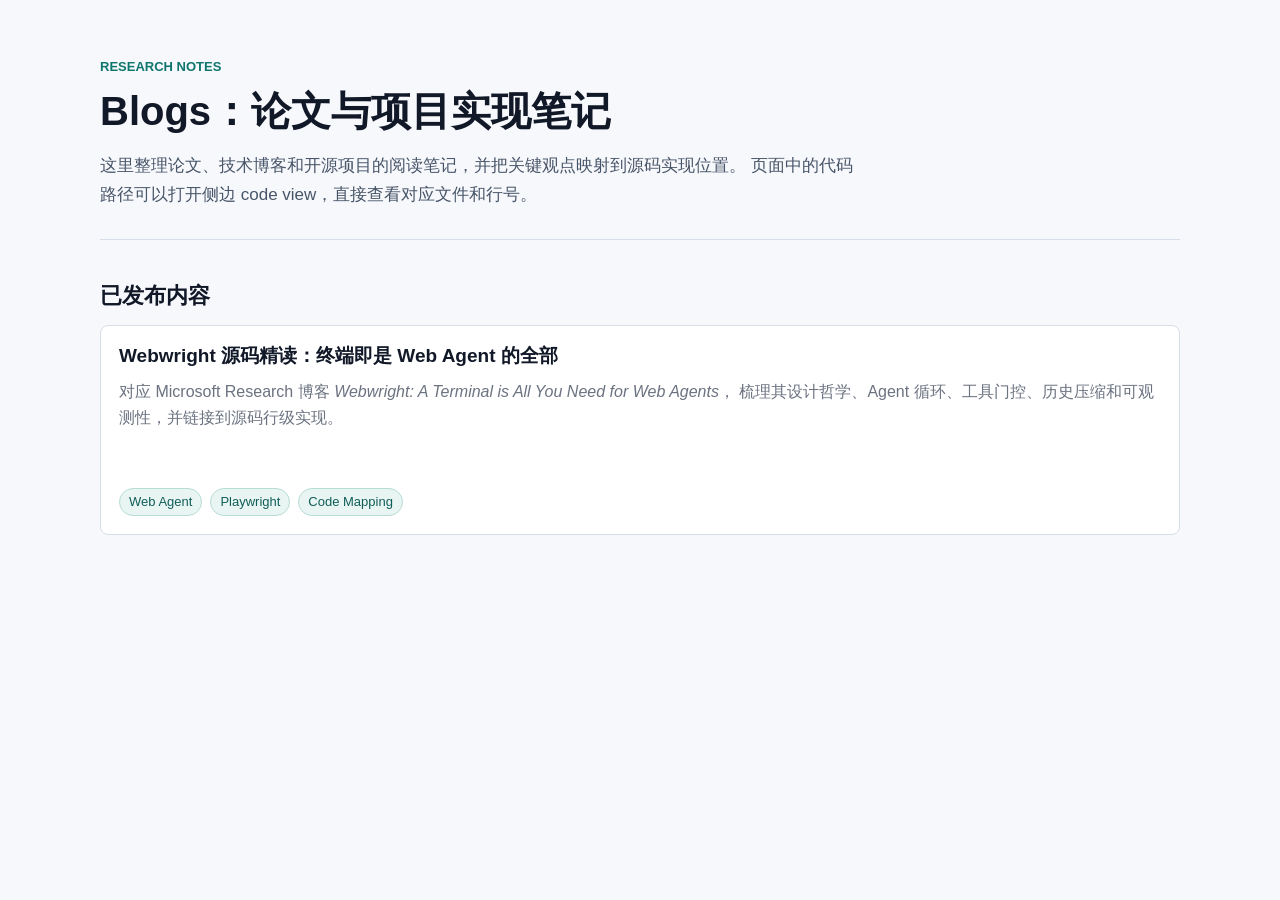
<file: index.html>
<!doctype html>
<html lang="zh-CN">
<head>
  <meta charset="utf-8">
  <meta name="viewport" content="width=device-width, initial-scale=1">
  <title>Blogs · 论文与项目笔记</title>
  <style>
    :root {
      color-scheme: light;
      --bg: #f7f8fb;
      --paper: #ffffff;
      --text: #1f2937;
      --muted: #6b7280;
      --line: #d8dee9;
      --accent: #0f766e;
      --accent-weak: #e8f5f2;
    }

    * { box-sizing: border-box; }

    body {
      margin: 0;
      background: var(--bg);
      color: var(--text);
      font: 16px/1.68 -apple-system, BlinkMacSystemFont, "Segoe UI", sans-serif;
    }

    .page {
      width: min(1080px, calc(100% - 40px));
      margin: 0 auto;
      padding: 56px 0 80px;
    }

    header {
      padding-bottom: 30px;
      border-bottom: 1px solid var(--line);
    }

    .eyebrow {
      margin-bottom: 10px;
      color: var(--accent);
      font-size: 13px;
      font-weight: 700;
      letter-spacing: 0;
      text-transform: uppercase;
    }

    h1 {
      margin: 0;
      color: #111827;
      font-size: 40px;
      line-height: 1.16;
      letter-spacing: 0;
    }

    .intro {
      max-width: 760px;
      margin: 18px 0 0;
      color: #475569;
      font-size: 17px;
    }

    .section-title {
      margin: 42px 0 14px;
      color: #111827;
      font-size: 22px;
      line-height: 1.3;
      letter-spacing: 0;
    }

    .content-grid {
      display: grid;
      grid-template-columns: repeat(auto-fit, minmax(280px, 1fr));
      gap: 16px;
    }

    .entry {
      display: flex;
      min-height: 210px;
      flex-direction: column;
      justify-content: space-between;
      border: 1px solid var(--line);
      border-radius: 8px;
      background: var(--paper);
      padding: 18px;
      text-decoration: none;
      color: inherit;
      transition: border-color .16s ease, transform .16s ease, box-shadow .16s ease;
    }

    .entry:hover {
      border-color: #9ccfc5;
      box-shadow: 0 12px 32px rgba(31, 41, 55, .08);
      transform: translateY(-1px);
    }

    .entry h3 {
      margin: 0 0 10px;
      color: #111827;
      font-size: 19px;
      line-height: 1.3;
    }

    .entry p {
      margin: 0;
      color: var(--muted);
    }

    .tags {
      display: flex;
      flex-wrap: wrap;
      gap: 8px;
      margin-top: 18px;
    }

    .tag {
      border: 1px solid #b7dcd5;
      border-radius: 999px;
      background: var(--accent-weak);
      color: #115e59;
      padding: 2px 9px;
      font-size: 13px;
    }

    @media (max-width: 640px) {
      .page {
        width: min(100% - 24px, 1080px);
        padding-top: 32px;
      }

      h1 {
        font-size: 31px;
      }
    }
  </style>
</head>
<body>
  <main class="page">
    <header>
      <div class="eyebrow">Research Notes</div>
      <h1>Blogs：论文与项目实现笔记</h1>
      <p class="intro">
        这里整理论文、技术博客和开源项目的阅读笔记，并把关键观点映射到源码实现位置。
        页面中的代码路径可以打开侧边 code view，直接查看对应文件和行号。
      </p>
    </header>

    <section aria-labelledby="contents-title">
      <h2 class="section-title" id="contents-title">已发布内容</h2>
      <div class="content-grid">
        <a class="entry" href="pages/Webwright/index.html">
          <div>
            <h3>Webwright 源码精读：终端即是 Web Agent 的全部</h3>
            <p>
              对应 Microsoft Research 博客
              <em>Webwright: A Terminal is All You Need for Web Agents</em>，
              梳理其设计哲学、Agent 循环、工具门控、历史压缩和可观测性，并链接到源码行级实现。
            </p>
          </div>
          <div class="tags">
            <span class="tag">Web Agent</span>
            <span class="tag">Playwright</span>
            <span class="tag">Code Mapping</span>
          </div>
        </a>
      </div>
    </section>

  </main>
</body>
</html>
</file>
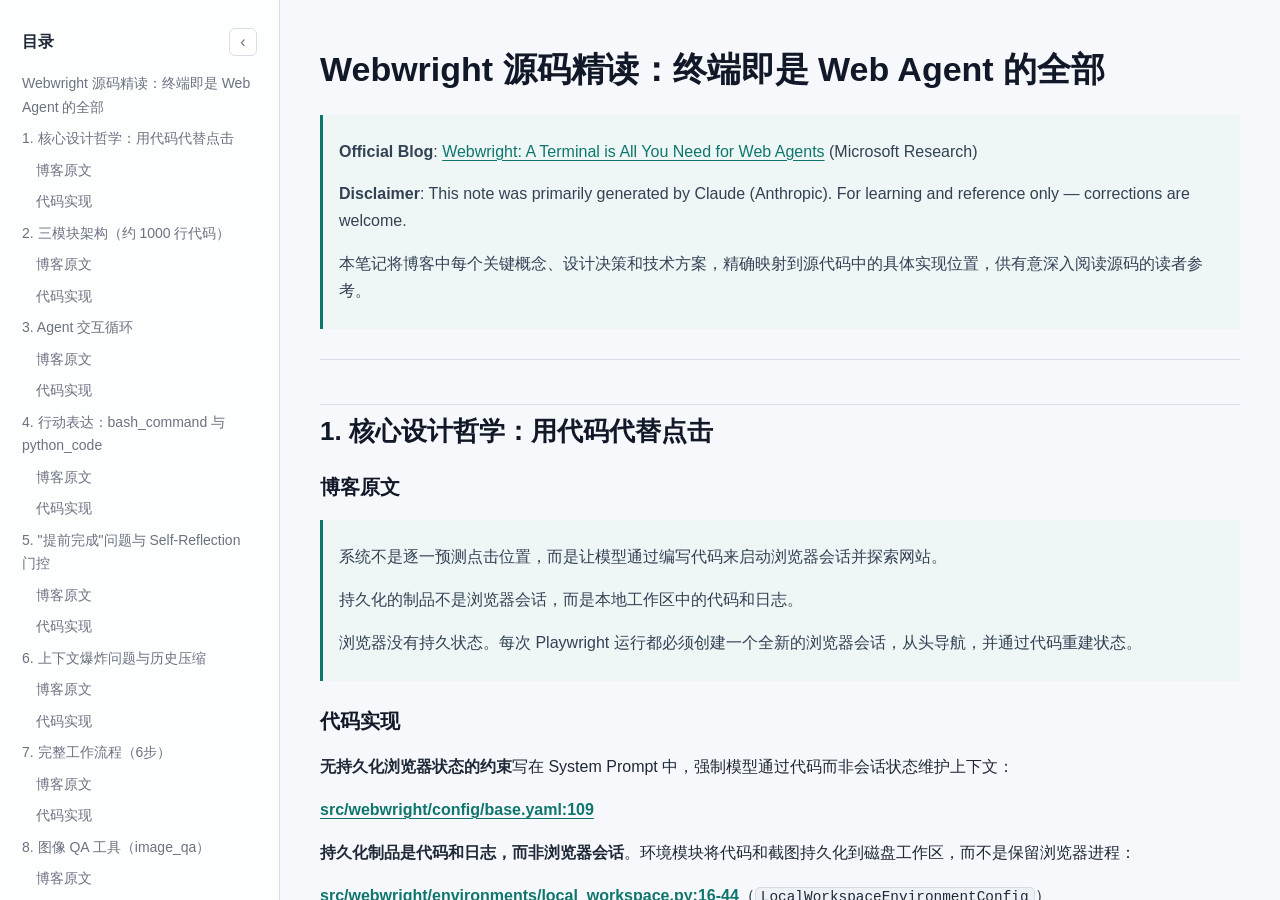
<file: pages/Webwright/index.html>
<!doctype html>
<html lang="zh-CN">
<head>
  <meta charset="utf-8">
  <meta name="viewport" content="width=device-width, initial-scale=1">
  <title>Webwright 源码精读：终端即是 Web Agent 的全部</title>
  <link rel="stylesheet" href="assets/style.css">
</head>
<body>
  <div class="app-shell" id="app-shell">
    <aside class="toc" id="toc" aria-label="目录">
      <div class="toc-header">
        <div class="toc-title">目录</div>
        <button type="button" class="toc-toggle" id="toc-toggle" aria-label="折叠目录">‹</button>
      </div>
      <nav><a class="toc-level-1" href="#webwright-源码精读终端即是-web-agent-的全部">Webwright 源码精读：终端即是 Web Agent 的全部</a><a class="toc-level-2" href="#1-核心设计哲学用代码代替点击">1. 核心设计哲学：用代码代替点击</a><a class="toc-level-3" href="#博客原文">博客原文</a><a class="toc-level-3" href="#代码实现">代码实现</a><a class="toc-level-2" href="#2-三模块架构（约-1000-行代码）">2. 三模块架构（约 1000 行代码）</a><a class="toc-level-3" href="#博客原文">博客原文</a><a class="toc-level-3" href="#代码实现">代码实现</a><a class="toc-level-2" href="#3-agent-交互循环">3. Agent 交互循环</a><a class="toc-level-3" href="#博客原文">博客原文</a><a class="toc-level-3" href="#代码实现">代码实现</a><a class="toc-level-2" href="#4-行动表达bashcommand-与-pythoncode">4. 行动表达：bash_command 与 python_code</a><a class="toc-level-3" href="#博客原文">博客原文</a><a class="toc-level-3" href="#代码实现">代码实现</a><a class="toc-level-2" href="#5-提前完成问题与-self-reflection-门控">5. &quot;提前完成&quot;问题与 Self-Reflection 门控</a><a class="toc-level-3" href="#博客原文">博客原文</a><a class="toc-level-3" href="#代码实现">代码实现</a><a class="toc-level-2" href="#6-上下文爆炸问题与历史压缩">6. 上下文爆炸问题与历史压缩</a><a class="toc-level-3" href="#博客原文">博客原文</a><a class="toc-level-3" href="#代码实现">代码实现</a><a class="toc-level-2" href="#7-完整工作流程（6步）">7. 完整工作流程（6步）</a><a class="toc-level-3" href="#博客原文">博客原文</a><a class="toc-level-3" href="#代码实现">代码实现</a><a class="toc-level-2" href="#8-图像-qa-工具（imageqa）">8. 图像 QA 工具（image_qa）</a><a class="toc-level-3" href="#博客原文">博客原文</a><a class="toc-level-3" href="#代码实现">代码实现</a><a class="toc-level-2" href="#9-可重用-cli-工具输出">9. 可重用 CLI 工具输出</a><a class="toc-level-3" href="#博客原文">博客原文</a><a class="toc-level-3" href="#代码实现">代码实现</a><a class="toc-level-2" href="#10-性能评测与成本数据">10. 性能评测与成本数据</a><a class="toc-level-3" href="#博客原文">博客原文</a><a class="toc-level-3" href="#代码实现">代码实现</a><a class="toc-level-2" href="#11-设计原则少即是多">11. 设计原则：少即是多</a><a class="toc-level-3" href="#博客原文">博客原文</a><a class="toc-level-3" href="#代码实现">代码实现</a><a class="toc-level-2" href="#12-可观测性轨迹与调试文件">12. 可观测性：轨迹与调试文件</a><a class="toc-level-3" href="#博客原文">博客原文</a><a class="toc-level-3" href="#代码实现">代码实现</a><a class="toc-level-2" href="#附录关键配置项速查">附录：关键配置项速查</a><a class="toc-level-2" href="#附录关键文件速查">附录：关键文件速查</a><a class="toc-level-2" href="#acknowledgements">Acknowledgements</a></nav>
    </aside>
    <button type="button" class="toc-rail" id="toc-rail" aria-label="展开目录">目录</button>
    <main class="document">
      <h1 id="webwright-源码精读终端即是-web-agent-的全部">Webwright 源码精读：终端即是 Web Agent 的全部</h1>
<blockquote><p><strong>Official Blog</strong>: <a href="https://www.microsoft.com/en-us/research/articles/webwright-a-terminal-is-all-you-need-for-web-agents/" target="_blank" rel="noopener noreferrer">Webwright: A Terminal is All You Need for Web Agents</a> (Microsoft Research)</p><p><strong>Disclaimer</strong>: This note was primarily generated by Claude (Anthropic). For learning and reference only — corrections are welcome.</p><p>本笔记将博客中每个关键概念、设计决策和技术方案，精确映射到源代码中的具体实现位置，供有意深入阅读源码的读者参考。</p></blockquote>
<hr>
<h2 id="1-核心设计哲学用代码代替点击">1. 核心设计哲学：用代码代替点击</h2>
<h3 id="博客原文">博客原文</h3>
<blockquote><p>系统不是逐一预测点击位置，而是让模型通过编写代码来启动浏览器会话并探索网站。</p><p>持久化的制品不是浏览器会话，而是本地工作区中的代码和日志。</p><p>浏览器没有持久状态。每次 Playwright 运行都必须创建一个全新的浏览器会话，从头导航，并通过代码重建状态。</p></blockquote>
<h3 id="代码实现">代码实现</h3>
<p><strong>无持久化浏览器状态的约束</strong>写在 System Prompt 中，强制模型通过代码而非会话状态维护上下文：</p>
<p><a href="src/webwright/config/base.yaml#L109" class="code-ref-trigger" data-code-path="src/webwright/config/base.yaml" data-file-id="file-708bcd478123" data-start="109" data-end="109">src/webwright/config/base.yaml:109</a></p>
<p><strong>持久化制品是代码和日志，而非浏览器会话</strong>。环境模块将代码和截图持久化到磁盘工作区，而不是保留浏览器进程：</p>
<p><a href="src/webwright/environments/local_workspace.py#L16-L44" class="code-ref-trigger" data-code-path="src/webwright/environments/local_workspace.py" data-file-id="file-b6d638ec2795" data-start="16" data-end="44">src/webwright/environments/local_workspace.py:16-44</a>（<code>LocalWorkspaceEnvironmentConfig</code>）</p>
<p>工作区目录通过 <code>output_dir</code> 配置项绑定，每一步的 bash 命令都在此目录下执行，产出的文件（<code>final_script.py</code>、截图、日志）构成持久化制品。</p>
<p><strong>Local Browser 模式</strong>下，每一步 Python 代码都在一个新的 <code>async_playwright()</code> 上下文中运行，执行完即关闭：</p>
<p><a href="src/webwright/environments/local_browser.py#L432-L450" class="code-ref-trigger" data-code-path="src/webwright/environments/local_browser.py" data-file-id="file-054def667570" data-start="432" data-end="450">src/webwright/environments/local_browser.py:432-450</a>（<code>_run_python_code</code>）</p>
<p>这段代码将模型生成的 Python 片段包装成一个 <code>async def __agent_step__(page, context, browser, playwright, task)</code> 函数来执行，每次调用都是独立的浏览器会话。</p>
<hr>
<h2 id="2-三模块架构（约-1000-行代码）">2. 三模块架构（约 1000 行代码）</h2>
<h3 id="博客原文">博客原文</h3>
<blockquote><p>三个核心模块，总计约 1000 行代码：</p><ul><li>运行器（Runner）：约 150 行</li><li>模型接口（Model Interface）：约 550 行</li><li>环境（Environment）：约 300 行</li></ul></blockquote>
<h3 id="代码实现">代码实现</h3>
<table><thead><tr><th>模块</th><th>博客描述</th><th>实际文件</th><th>行数</th></tr></thead><tbody><tr><td><strong>Runner（运行器）</strong></td><td>~150 行，编排 Agent 循环</td><td><a href="src/webwright/run/cli.py" class="code-ref-trigger" data-code-path="src/webwright/run/cli.py" data-file-id="file-d934a7c98367" data-start="" data-end="">src/webwright/run/cli.py</a></td><td>155 行</td></tr><tr><td><strong>Model Interface（模型接口）</strong></td><td>~550 行，处理 LLM 通信</td><td><a href="src/webwright/models/base.py" class="code-ref-trigger" data-code-path="src/webwright/models/base.py" data-file-id="file-b5b69364e30b" data-start="" data-end="">src/webwright/models/base.py</a></td><td>588 行</td></tr><tr><td><strong>Environment（环境）</strong></td><td>~300 行，管理工作区和执行命令</td><td><a href="src/webwright/environments/local_workspace.py" class="code-ref-trigger" data-code-path="src/webwright/environments/local_workspace.py" data-file-id="file-b6d638ec2795" data-start="" data-end="">src/webwright/environments/local_workspace.py</a></td><td>~300 行</td></tr></tbody></table>
<p><strong>Runner</strong> 的核心入口函数：</p>
<p><a href="src/webwright/run/cli.py#L30-L131" class="code-ref-trigger" data-code-path="src/webwright/run/cli.py" data-file-id="file-d934a7c98367" data-start="30" data-end="131">src/webwright/run/cli.py:30-131</a>（<code>run_one</code> 函数）</p>
<p><code>run_one()</code> 负责：加载多层 YAML 配置 → 实例化 Model/Environment/Agent → 调用 <code>env.prepare()</code> → 调用 <code>agent.run()</code> → 关闭环境并返回结果。</p>
<p><strong>Model Interface</strong> 的核心类：</p>
<p><a href="src/webwright/models/base.py#L225-L587" class="code-ref-trigger" data-code-path="src/webwright/models/base.py" data-file-id="file-b5b69364e30b" data-start="225" data-end="587">src/webwright/models/base.py:225-587</a>（<code>BaseModel</code> 类）</p>
<p>所有 LLM 后端（OpenAI、Anthropic、OpenRouter）均继承自此基类，通过重载 <code>_build_payload</code>、<code>_extract_text</code>、<code>_usage_metrics_from_payload</code> 等方法适配各自 API。</p>
<p><strong>Environment</strong> 的核心类：</p>
<p><a href="src/webwright/environments/local_workspace.py#L47" class="code-ref-trigger" data-code-path="src/webwright/environments/local_workspace.py" data-file-id="file-b6d638ec2795" data-start="47" data-end="47">src/webwright/environments/local_workspace.py:47</a>（<code>LocalWorkspaceEnvironment</code>）</p>
<hr>
<h2 id="3-agent-交互循环">3. Agent 交互循环</h2>
<h3 id="博客原文">博客原文</h3>
<blockquote><ol><li>运行器将当前上下文发送给模型</li><li>模型返回解析后的动作：思考块 + Shell 命令块</li><li>环境在本地工作区执行命令</li><li>返回观测结果（终端输出、日志、截图、错误信息）</li><li>循环持续直到任务完成</li></ol></blockquote>
<h3 id="代码实现">代码实现</h3>
<p><strong>主循环</strong>位于 Agent 的 <code>run()</code> 方法：</p>
<p><a href="src/webwright/agents/default.py#L341-L381" class="code-ref-trigger" data-code-path="src/webwright/agents/default.py" data-file-id="file-e313798ded40" data-start="341" data-end="381">src/webwright/agents/default.py:341-381</a>（<code>run</code> 方法）</p>
<p><a href="src/webwright/agents/default.py#L383-L384" class="code-ref-trigger" data-code-path="src/webwright/agents/default.py" data-file-id="file-e313798ded40" data-start="383" data-end="384">src/webwright/agents/default.py:383-384</a>（<code>step</code> 方法）</p>
<p><code>step()</code> 仅一行：<code>return self.execute_actions(self.query())</code>，清晰体现了&quot;查询 → 执行&quot;的两步结构。</p>
<p><strong>步骤1：Runner 发送上下文给模型</strong></p>
<p><a href="src/webwright/agents/default.py#L346-L349" class="code-ref-trigger" data-code-path="src/webwright/agents/default.py" data-file-id="file-e313798ded40" data-start="346" data-end="349">src/webwright/agents/default.py:346-349</a></p>
<p>启动时渲染 <code>system_template</code> 和 <code>instance_template</code>，加入 <code>self.messages</code> 列表，再在每个循环中通过 <code>self.query()</code> 将完整消息历史传给模型。</p>
<p><strong>步骤2：模型返回 thinking + shell command</strong></p>
<p><a href="src/webwright/agents/default.py#L386-L398" class="code-ref-trigger" data-code-path="src/webwright/agents/default.py" data-file-id="file-e313798ded40" data-start="386" data-end="398">src/webwright/agents/default.py:386-398</a>（<code>query</code> 方法）</p>
<p><a href="src/webwright/models/base.py#L463-L529" class="code-ref-trigger" data-code-path="src/webwright/models/base.py" data-file-id="file-b5b69364e30b" data-start="463" data-end="529">src/webwright/models/base.py:463-529</a>（<code>_query_async</code> 方法）</p>
<p><code>_query_async</code> 解析 JSON 响应，将 <code>thought</code> 字段提取为内容，<code>bash_command</code>/<code>python_code</code> 提取为 <code>actions</code>，<code>done</code> 和 <code>final_response</code> 一并打包进消息的 <code>extra</code> 字段。</p>
<p>模型输出的 JSON 格式由 System Prompt 强制规定：</p>
<p><a href="src/webwright/config/base.yaml#L95-L101" class="code-ref-trigger" data-code-path="src/webwright/config/base.yaml" data-file-id="file-708bcd478123" data-start="95" data-end="101">src/webwright/config/base.yaml:95-101</a></p>
<p><strong>步骤3：环境执行命令</strong></p>
<p><a href="src/webwright/agents/default.py#L425" class="code-ref-trigger" data-code-path="src/webwright/agents/default.py" data-file-id="file-e313798ded40" data-start="425" data-end="425">src/webwright/agents/default.py:425</a></p>
<p><strong>步骤4：观测结果返回</strong></p>
<p>观测模板将终端输出、截图路径、ARIA 快照等格式化后发回：</p>
<p><a href="src/webwright/config/base.yaml#L27-L39" class="code-ref-trigger" data-code-path="src/webwright/config/base.yaml" data-file-id="file-708bcd478123" data-start="27" data-end="39">src/webwright/config/base.yaml:27-39</a>（<code>observation_template</code>）</p>
<p><a href="src/webwright/models/base.py#L376-L399" class="code-ref-trigger" data-code-path="src/webwright/models/base.py" data-file-id="file-b5b69364e30b" data-start="376" data-end="399">src/webwright/models/base.py:376-399</a>（<code>format_observation_messages</code> 方法）</p>
<p><strong>步骤5：循环直到任务完成</strong></p>
<p><a href="src/webwright/agents/default.py#L363-L381" class="code-ref-trigger" data-code-path="src/webwright/agents/default.py" data-file-id="file-e313798ded40" data-start="363" data-end="381">src/webwright/agents/default.py:363-381</a></p>
<p>通过检查 <code>messages[-1].get(&quot;role&quot;) == &quot;exit&quot;</code> 来判断是否退出循环。</p>
<hr>
<h2 id="4-行动表达bashcommand-与-pythoncode">4. 行动表达：bash_command 与 python_code</h2>
<h3 id="博客原文">博客原文</h3>
<blockquote><p>系统不使用底层原子操作，而是使用 bash 命令和 Playwright 代码，让模型能够在单步内自然地串联多个 Web 交互。</p><p>代码所带来的健壮性、效率和可复用性，是底层动作空间难以企及的。</p></blockquote>
<h3 id="代码实现">代码实现</h3>
<p><strong>两种行动字段</strong>在模型配置中定义为互斥的 <code>action_field</code>：</p>
<p><a href="src/webwright/models/base.py#L53" class="code-ref-trigger" data-code-path="src/webwright/models/base.py" data-file-id="file-b5b69364e30b" data-start="53" data-end="53">src/webwright/models/base.py:53</a></p>
<p>JSON Schema 中的行动字段定义（用于强制结构化输出）：</p>
<p><a href="src/webwright/models/base.py#L307-L319" class="code-ref-trigger" data-code-path="src/webwright/models/base.py" data-file-id="file-b5b69364e30b" data-start="307" data-end="319">src/webwright/models/base.py:307-319</a>（<code>_response_schema</code> 方法）</p>
<p><strong>bash_command</strong> 在 <code>local_workspace</code> 环境中通过 <code>subprocess</code> 执行，支持 heredoc 内嵌 Python：</p>
<p><a href="src/webwright/environments/local_workspace.py#L47" class="code-ref-trigger" data-code-path="src/webwright/environments/local_workspace.py" data-file-id="file-b6d638ec2795" data-start="47" data-end="47">src/webwright/environments/local_workspace.py:47</a>（<code>LocalWorkspaceEnvironment.execute</code> 方法）</p>
<p><strong>python_code</strong> 在 <code>local_browser</code> 环境中直接执行 Playwright 异步代码：</p>
<p><a href="src/webwright/environments/local_browser.py#L432-L450" class="code-ref-trigger" data-code-path="src/webwright/environments/local_browser.py" data-file-id="file-054def667570" data-start="432" data-end="450">src/webwright/environments/local_browser.py:432-450</a>（<code>_run_python_code</code> 方法）</p>
<p><strong>多步浏览器交互链</strong>的典型示例直接写在 System Prompt 的 Playwright 示例中，展示了在单个 bash_command 内完成&quot;导航 → 截图 → 点击 → 过滤 → 截图&quot;的完整链：</p>
<p><a href="src/webwright/config/base.yaml#L125-L171" class="code-ref-trigger" data-code-path="src/webwright/config/base.yaml" data-file-id="file-708bcd478123" data-start="125" data-end="171">src/webwright/config/base.yaml:125-171</a>（<code>## Playwright Examples</code> 段落）</p>
<p><strong>bash 语法校验</strong>防止非法命令进入执行循环：</p>
<p><a href="src/webwright/models/base.py#L123-L136" class="code-ref-trigger" data-code-path="src/webwright/models/base.py" data-file-id="file-b5b69364e30b" data-start="123" data-end="136">src/webwright/models/base.py:123-136</a>（<code>_validate_bash_command</code> 函数）</p>
<hr>
<h2 id="5-提前完成问题与-self-reflection-门控">5. &quot;提前完成&quot;问题与 Self-Reflection 门控</h2>
<h3 id="博客原文">博客原文</h3>
<blockquote><p>&quot;提前完成&quot;问题：Agent 必须先生成自我反思配置、在新文件夹中运行最终脚本并记录日志、通过自身判断，然后才能发出 <code>done: true</code> 标志。</p></blockquote>
<h3 id="代码实现">代码实现</h3>
<p><strong>门控逻辑</strong>：当模型尝试设置 <code>done: true</code> 时，<code>execute_actions</code> 先检查 Self-Reflection 门控：</p>
<p><a href="src/webwright/agents/default.py#L400-L424" class="code-ref-trigger" data-code-path="src/webwright/agents/default.py" data-file-id="file-e313798ded40" data-start="400" data-end="424">src/webwright/agents/default.py:400-424</a>（<code>execute_actions</code> 方法）</p>
<p><strong>门控验证逻辑</strong>检查以下条件：</p>
<p><a href="src/webwright/agents/default.py#L202-L268" class="code-ref-trigger" data-code-path="src/webwright/agents/default.py" data-file-id="file-e313798ded40" data-start="202" data-end="268">src/webwright/agents/default.py:202-268</a>（<code>_tool_gate_error</code> 方法）</p>
<ol>
<li><code>final_runs/</code> 目录是否存在
</li>
<li>最新 <code>final_runs/run_&lt;id&gt;/</code> 中是否有 <code>self_reflect_result.json</code>
</li>
<li>该文件中 <code>predicted_label</code> 是否为 <code>1</code>（成功）
</li>
</ol>
<p>若任何条件不满足，方法返回一段详细的错误文本，告知模型需要执行哪些步骤。模型收到此错误后会继续执行修复流程。</p>
<p><strong>Self-Reflection 工具本身</strong>是一个两阶段视觉评估器：</p>
<p><a href="src/webwright/tools/self_reflection.py#L379-L447" class="code-ref-trigger" data-code-path="src/webwright/tools/self_reflection.py" data-file-id="file-9f012483cd4c" data-start="379" data-end="447">src/webwright/tools/self_reflection.py:379-447</a>（<code>run_self_reflection_async</code> 函数）</p>
<ul>
<li><strong>阶段1</strong>（<a href="src/webwright/tools/self_reflection.py#L395-L411" class="code-ref-trigger" data-code-path="src/webwright/tools/self_reflection.py" data-file-id="file-9f012483cd4c" data-start="395" data-end="411">第 395-411 行</a>）：并发对每张截图调用视觉模型，解析 <code>Score: 1-5</code> 和 <code>Reasoning</code>
</li>
<li><strong>阶段2</strong>（<a href="src/webwright/tools/self_reflection.py#L419-L436" class="code-ref-trigger" data-code-path="src/webwright/tools/self_reflection.py" data-file-id="file-9f012483cd4c" data-start="419" data-end="436">第 419-436 行</a>）：将所有 <code>Reasoning</code> 和 <code>final_script_log.txt</code> 注入最终 prompt，一次性得出 <code>Status: success</code> 或 <code>Status: failure</code>
</li>
</ul>
<p><strong>配置开关</strong>：是否要求 Self-Reflection 通过才能完成：</p>
<p><a href="src/webwright/agents/default.py#L39" class="code-ref-trigger" data-code-path="src/webwright/agents/default.py" data-file-id="file-e313798ded40" data-start="39" data-end="39">src/webwright/agents/default.py:39</a>（<code>AgentConfig</code>） <a href="src/webwright/config/base.yaml#L89" class="code-ref-trigger" data-code-path="src/webwright/config/base.yaml" data-file-id="file-708bcd478123" data-start="89" data-end="89">src/webwright/config/base.yaml:89</a></p>
<p><strong>Completion Gate（完成门控）规则</strong>在 System Prompt 中明确列出：</p>
<p><a href="src/webwright/config/base.yaml#L289-L314" class="code-ref-trigger" data-code-path="src/webwright/config/base.yaml" data-file-id="file-708bcd478123" data-start="289" data-end="314">src/webwright/config/base.yaml:289-314</a>（<code>## Completion Gate</code> 段落）</p>
<p><a href="src/webwright/config/base.yaml#L402-L410" class="code-ref-trigger" data-code-path="src/webwright/config/base.yaml" data-file-id="file-708bcd478123" data-start="402" data-end="410">src/webwright/config/base.yaml:402-410</a>（<code>instance_template</code> 中的 Completion Gate）</p>
<hr>
<h2 id="6-上下文爆炸问题与历史压缩">6. 上下文爆炸问题与历史压缩</h2>
<h3 id="博客原文">博客原文</h3>
<blockquote><p>&quot;上下文爆炸&quot;问题：较长的编码轨迹会迅速超出上下文限制，因此每 20 步将历史记录压缩为一条摘要。</p></blockquote>
<h3 id="代码实现">代码实现</h3>
<p><strong>历史压缩触发条件</strong>在主循环中：</p>
<p><a href="src/webwright/agents/default.py#L374-L380" class="code-ref-trigger" data-code-path="src/webwright/agents/default.py" data-file-id="file-e313798ded40" data-start="374" data-end="380">src/webwright/agents/default.py:374-380</a></p>
<p><strong>压缩间隔配置</strong>（默认 20 步）：</p>
<p><a href="src/webwright/config/base.yaml#L91" class="code-ref-trigger" data-code-path="src/webwright/config/base.yaml" data-file-id="file-708bcd478123" data-start="91" data-end="91">src/webwright/config/base.yaml:91</a></p>
<p><strong>压缩实现</strong>（<code>_compact_history</code> 方法）：</p>
<p><a href="src/webwright/agents/default.py#L303-L339" class="code-ref-trigger" data-code-path="src/webwright/agents/default.py" data-file-id="file-e313798ded40" data-start="303" data-end="339">src/webwright/agents/default.py:303-339</a></p>
<ol>
<li>保留原始 system 消息
</li>
<li>用当前消息历史 + 压缩指令 prompt 向模型发起一次额外的 LLM 调用
</li>
<li>将所有非 system 消息替换为一条包含摘要的 user 消息
</li>
<li>摘要失败不会终止运行（<code>except Exception: return</code>）
</li>
</ol>
<p><strong>压缩指令 prompt</strong>（告知模型需要摘要哪些内容）：</p>
<p><a href="src/webwright/agents/default.py#L16-L29" class="code-ref-trigger" data-code-path="src/webwright/agents/default.py" data-file-id="file-e313798ded40" data-start="16" data-end="29">src/webwright/agents/default.py:16-29</a>（<code>DEFAULT_SUMMARY_USER_PROMPT</code>）</p>
<p>摘要 prompt 要求模型保留：原始任务目标、关键文件路径、已满足/未满足的 Critical Points、已发现的有效选择器、最新 final_runs 状态、以及下一步行动。</p>
<p><strong>Local Browser 模式下的 ARIA 快照裁剪</strong>（另一种减少上下文的机制）：</p>
<p><a href="src/webwright/agents/default.py#L275-L301" class="code-ref-trigger" data-code-path="src/webwright/agents/default.py" data-file-id="file-e313798ded40" data-start="275" data-end="301">src/webwright/agents/default.py:275-301</a>（<code>_prune_old_observation_aria_snapshots</code> 方法）</p>
<p><a href="src/webwright/config/local_browser.yaml" class="code-ref-trigger" data-code-path="src/webwright/config/local_browser.yaml" data-file-id="file-71a5d9158325" data-start="" data-end="">src/webwright/config/local_browser.yaml</a>（<code>keep_last_n_observations</code> 配置项）</p>
<p>只保留最近 N 条观测的 ARIA 快照，旧的替换为占位符 <code>&quot;(ARIA snapshot pruned; see most recent observation)&quot;</code>。</p>
<hr>
<h2 id="7-完整工作流程（6步）">7. 完整工作流程（6步）</h2>
<h3 id="博客原文">博客原文</h3>
<blockquote><p>博客描述了从任务接收到任务完成的完整六步流程：规划 → 编写自我反思配置 → 探索 → 编写并执行最终脚本 → 运行自我反思 → 声明完成。</p></blockquote>
<h3 id="代码实现">代码实现</h3>
<p>完整工作流程在 Instance Template 的 <strong>Recommended Workflow</strong> 段落中定义：</p>
<p><a href="src/webwright/config/base.yaml#L370-L387" class="code-ref-trigger" data-code-path="src/webwright/config/base.yaml" data-file-id="file-708bcd478123" data-start="370" data-end="387">src/webwright/config/base.yaml:370-387</a>（<code>## Recommended Workflow</code>）</p>
<p><strong>步骤1 — Planning（规划）</strong></p>
<blockquote><p>将任务分解为关键检查点（Critical Points），写入 <code>plan.md</code></p></blockquote>
<p><a href="src/webwright/config/base.yaml#L370-L377" class="code-ref-trigger" data-code-path="src/webwright/config/base.yaml" data-file-id="file-708bcd478123" data-start="370" data-end="377">src/webwright/config/base.yaml:370-377</a></p>
<p>计划文件 <code>plan.md</code> 还会被 Agent 持续监控，并可在每次观测后重新附加：</p>
<p><a href="src/webwright/agents/default.py#L190-L200" class="code-ref-trigger" data-code-path="src/webwright/agents/default.py" data-file-id="file-e313798ded40" data-start="190" data-end="200">src/webwright/agents/default.py:190-200</a>（<code>_plan_md_message</code> 方法）</p>
<p><a href="src/webwright/agents/default.py#L38" class="code-ref-trigger" data-code-path="src/webwright/agents/default.py" data-file-id="file-e313798ded40" data-start="38" data-end="38">src/webwright/agents/default.py:38</a>（<code>attach_plan_md_after_observation</code> 配置项）</p>
<p><strong>步骤2 — 编写 self_reflect_config.json（一次性）</strong></p>
<blockquote><p>预先为 Self-Reflection 工具编写四个评判 prompt，嵌入 Critical Points 列表</p></blockquote>
<p><a href="src/webwright/config/base.yaml#L379-L380" class="code-ref-trigger" data-code-path="src/webwright/config/base.yaml" data-file-id="file-708bcd478123" data-start="379" data-end="380">src/webwright/config/base.yaml:379-380</a></p>
<p>Self-Reflection 配置的 JSON schema 在 System Prompt 中详细描述：</p>
<p><a href="src/webwright/config/base.yaml#L237-L279" class="code-ref-trigger" data-code-path="src/webwright/config/base.yaml" data-file-id="file-708bcd478123" data-start="237" data-end="279">src/webwright/config/base.yaml:237-279</a></p>
<p><strong>步骤3 — Exploration（探索）</strong></p>
<blockquote><p>运行探索脚本、发现 UI 控件和选择器</p></blockquote>
<p><a href="src/webwright/config/base.yaml#L381-L382" class="code-ref-trigger" data-code-path="src/webwright/config/base.yaml" data-file-id="file-708bcd478123" data-start="381" data-end="382">src/webwright/config/base.yaml:381-382</a></p>
<p>探索过程中可以使用 <code>image_qa</code> 工具验证 UI 状态（见第8节）。</p>
<p><strong>步骤4 — 编写并运行 final_script.py</strong></p>
<blockquote><p>编写带仪器化的 <code>final_script.py</code>，在 <code>final_runs/run_&lt;id&gt;/</code> 中执行</p></blockquote>
<p><a href="src/webwright/config/base.yaml#L383" class="code-ref-trigger" data-code-path="src/webwright/config/base.yaml" data-file-id="file-708bcd478123" data-start="383" data-end="383">src/webwright/config/base.yaml:383</a> <a href="src/webwright/config/base.yaml#L389-L399" class="code-ref-trigger" data-code-path="src/webwright/config/base.yaml" data-file-id="file-708bcd478123" data-start="389" data-end="399">src/webwright/config/base.yaml:389-399</a>（<code>## Final Script Instrumentation</code>）</p>
<p>Final Script 必须满足的仪器化要求（截图命名规范、日志格式）：</p>
<p><a href="src/webwright/config/base.yaml#L392-L396" class="code-ref-trigger" data-code-path="src/webwright/config/base.yaml" data-file-id="file-708bcd478123" data-start="392" data-end="396">src/webwright/config/base.yaml:392-396</a></p>
<p><code>final_script_name</code> 和 <code>final_script_path</code> 由环境配置确定：</p>
<p><a href="src/webwright/config/base.yaml#L67" class="code-ref-trigger" data-code-path="src/webwright/config/base.yaml" data-file-id="file-708bcd478123" data-start="67" data-end="67">src/webwright/config/base.yaml:67</a>（<code>environment.final_script_name</code>） <a href="src/webwright/environments/local_workspace.py#L43" class="code-ref-trigger" data-code-path="src/webwright/environments/local_workspace.py" data-file-id="file-b6d638ec2795" data-start="43" data-end="43">src/webwright/environments/local_workspace.py:43</a>（<code>LocalWorkspaceEnvironmentConfig</code>）</p>
<p><strong>步骤5 — 运行 Self-Reflection</strong></p>
<blockquote><p>执行 <code>python -m webwright.tools.self_reflection</code>，验证所有 Critical Points</p></blockquote>
<p><a href="src/webwright/config/base.yaml#L385-L387" class="code-ref-trigger" data-code-path="src/webwright/config/base.yaml" data-file-id="file-708bcd478123" data-start="385" data-end="387">src/webwright/config/base.yaml:385-387</a> <a href="src/webwright/tools/self_reflection.py#L514-L607" class="code-ref-trigger" data-code-path="src/webwright/tools/self_reflection.py" data-file-id="file-9f012483cd4c" data-start="514" data-end="607">src/webwright/tools/self_reflection.py:514-607</a>（<code>main</code> 函数 / CLI 入口）</p>
<p><strong>步骤6 — 声明完成</strong></p>
<blockquote><p>仅当 <code>predicted_label == 1</code> 时才设置 <code>&quot;done&quot;: true</code></p></blockquote>
<p><a href="src/webwright/config/base.yaml#L387" class="code-ref-trigger" data-code-path="src/webwright/config/base.yaml" data-file-id="file-708bcd478123" data-start="387" data-end="387">src/webwright/config/base.yaml:387</a> <a href="src/webwright/agents/default.py#L202-L268" class="code-ref-trigger" data-code-path="src/webwright/agents/default.py" data-file-id="file-e313798ded40" data-start="202" data-end="268">src/webwright/agents/default.py:202-268</a>（门控验证）</p>
<hr>
<h2 id="8-图像-qa-工具（imageqa）">8. 图像 QA 工具（image_qa）</h2>
<h3 id="博客原文">博客原文</h3>
<blockquote><p>在这个基准测试变体中，每步截图不会自动附加到提示中。如果需要视觉解读，必须自行调用图像 QA 工具。</p></blockquote>
<h3 id="代码实现">代码实现</h3>
<p><strong>image_qa CLI 工具</strong>：</p>
<p><a href="src/webwright/tools/image_qa.py#L71-L97" class="code-ref-trigger" data-code-path="src/webwright/tools/image_qa.py" data-file-id="file-fa2f55d80d14" data-start="71" data-end="97">src/webwright/tools/image_qa.py:71-97</a>（<code>run_image_qa</code> 函数）</p>
<p><a href="src/webwright/tools/image_qa.py#L122-L141" class="code-ref-trigger" data-code-path="src/webwright/tools/image_qa.py" data-file-id="file-fa2f55d80d14" data-start="122" data-end="141">src/webwright/tools/image_qa.py:122-141</a>（<code>main</code> / CLI 入口）</p>
<p>工具接收一或多张图片路径 + 问题文本，调用独立的视觉模型（不是主 Agent 模型），返回包含 <code>answer</code>、<code>evidence</code>、<code>unknown</code>、<code>confidence</code> 字段的 JSON。</p>
<p><strong>在 System Prompt 中的文档和调用示例</strong>：</p>
<p><a href="src/webwright/config/base.yaml#L111" class="code-ref-trigger" data-code-path="src/webwright/config/base.yaml" data-file-id="file-708bcd478123" data-start="111" data-end="111">src/webwright/config/base.yaml:111</a>（截图不自动附加的说明） <a href="src/webwright/config/base.yaml#L183-L191" class="code-ref-trigger" data-code-path="src/webwright/config/base.yaml" data-file-id="file-708bcd478123" data-start="183" data-end="191">src/webwright/config/base.yaml:183-191</a>（<code>image_qa</code> 使用示例命令）</p>
<p><a href="src/webwright/config/base.yaml#L363-L367" class="code-ref-trigger" data-code-path="src/webwright/config/base.yaml" data-file-id="file-708bcd478123" data-start="363" data-end="367">src/webwright/config/base.yaml:363-367</a>（<code>instance_template</code> 中的 Image QA Tool 段落）</p>
<p><strong>截图是否自动附加</strong>由模型配置控制：</p>
<p><a href="src/webwright/config/base.yaml#L28" class="code-ref-trigger" data-code-path="src/webwright/config/base.yaml" data-file-id="file-708bcd478123" data-start="28" data-end="28">src/webwright/config/base.yaml:28</a> <a href="src/webwright/models/base.py#L213" class="code-ref-trigger" data-code-path="src/webwright/models/base.py" data-file-id="file-b5b69364e30b" data-start="213" data-end="213">src/webwright/models/base.py:213</a>（<code>attach_observation_screenshot</code> 配置项）</p>
<p><code>attach_observation_screenshot: false</code> 是 <code>local_workspace</code> 模式的默认值；如需自动附加截图，需在对应的 yaml 配置中覆盖此项。</p>
<hr>
<h2 id="9-可重用-cli-工具输出">9. 可重用 CLI 工具输出</h2>
<h3 id="博客原文">博客原文</h3>
<blockquote><p>系统支持为每个用户任务输出参数化的 CLI 工具，供后续重复使用。</p><p>脚本可以被重新运行、改造和共享。</p></blockquote>
<h3 id="代码实现">代码实现</h3>
<p><strong>crafted_cli.yaml</strong> 配置启用 CLI 工具模式：</p>
<p><a href="src/webwright/config/crafted_cli.yaml" class="code-ref-trigger" data-code-path="src/webwright/config/crafted_cli.yaml" data-file-id="file-4926d2269c6b" data-start="" data-end="">src/webwright/config/crafted_cli.yaml</a></p>
<p>此配置覆盖 System Prompt 和 Instance Template，指导 Agent 生成带参数解析的可复用脚本，而非单次执行的一次性脚本。</p>
<p><strong>技能文档</strong>描述了两种使用模式：</p>
<p><a href="skills/webwright/commands/craft.md" class="code-ref-trigger" data-code-path="skills/webwright/commands/craft.md" data-file-id="file-1526c6eda3b6" data-start="" data-end="">skills/webwright/commands/craft.md</a>（<code>/webwright:craft</code> 命令） <a href="skills/webwright/reference/cli_tool_mode.md" class="code-ref-trigger" data-code-path="skills/webwright/reference/cli_tool_mode.md" data-file-id="file-6e13f1b9e160" data-start="" data-end="">skills/webwright/reference/cli_tool_mode.md</a>（CLI 工具模式参考）</p>
<p><strong>脚本可重用性</strong>的实现基础是工作区目录结构：</p>
<p><a href="src/webwright/config/base.yaml#L337-L340" class="code-ref-trigger" data-code-path="src/webwright/config/base.yaml" data-file-id="file-708bcd478123" data-start="337" data-end="340">src/webwright/config/base.yaml:337-340</a>（<code>instance_template</code> 中关于 <code>final_runs</code> 目录管理的规则）</p>
<p>每次清洁执行都存储在独立的 <code>final_runs/run_&lt;id&gt;/</code> 文件夹中，包含 <code>final_script.py</code> 副本、日志和截图，使得每次运行都是可追溯、可重放的。</p>
<hr>
<h2 id="10-性能评测与成本数据">10. 性能评测与成本数据</h2>
<h3 id="博客原文">博客原文</h3>
<blockquote><p><strong>Online-Mind2Web</strong>（300 个任务，136 个网站）：</p><ul><li>GPT-5.4：准确率 86.67%（AutoEval 类别的最优水平）</li><li>Claude Opus 4.7：准确率 84.7%</li><li>困难任务上 Claude 表现更好（80.5% vs 76.6%）</li></ul><p><strong>Odysseys</strong>（200 个多步骤任务）：</p><ul><li>Webwright + GPT-5.4：60.1%（比此前最优水平提升 35.1 个百分点）</li><li>基础 GPT-5.4（无 Webwright）：33.5%（相对提升 79.4%）</li></ul><p><strong>成本</strong>：GPT-5.4 平均每任务花费 2.37 美元，平均 26.3 步。前 50 步达到 82% 准确率；后 50 步额外增加 3-4 个百分点。</p></blockquote>
<h3 id="代码实现">代码实现</h3>
<p><strong>模型选择</strong>（Claude Opus 4.7 或 GPT-5.4）通过 model modifier yaml 配置：</p>
<p><a href="src/webwright/config/model_claude.yaml" class="code-ref-trigger" data-code-path="src/webwright/config/model_claude.yaml" data-file-id="file-25ce928315be" data-start="" data-end="">src/webwright/config/model_claude.yaml</a>（设置 <code>claude-opus-4-7</code>）</p>
<p><a href="src/webwright/config/model_openai.yaml" class="code-ref-trigger" data-code-path="src/webwright/config/model_openai.yaml" data-file-id="file-428e2e77ea89" data-start="" data-end="">src/webwright/config/model_openai.yaml</a>（设置 <code>gpt-4o</code>，可按需修改为 GPT-5.4）</p>
<p><strong>步数限制</strong>（<code>step_limit</code>）控制每任务最大调用次数：</p>
<p><a href="src/webwright/agents/default.py#L35" class="code-ref-trigger" data-code-path="src/webwright/agents/default.py" data-file-id="file-e313798ded40" data-start="35" data-end="35">src/webwright/agents/default.py:35</a>（<code>AgentConfig.step_limit</code> 默认值 15） <a href="src/webwright/config/base.yaml#L90" class="code-ref-trigger" data-code-path="src/webwright/config/base.yaml" data-file-id="file-708bcd478123" data-start="90" data-end="90">src/webwright/config/base.yaml:90</a>（覆盖为 100）</p>
<p><strong>Token 使用量追踪</strong>用于成本分析：</p>
<p><a href="src/webwright/models/base.py#L321-L339" class="code-ref-trigger" data-code-path="src/webwright/models/base.py" data-file-id="file-b5b69364e30b" data-start="321" data-end="339">src/webwright/models/base.py:321-339</a>（<code>_usage_snapshot</code> 方法）</p>
<p><a href="src/webwright/models/base.py#L188-L201" class="code-ref-trigger" data-code-path="src/webwright/models/base.py" data-file-id="file-b5b69364e30b" data-start="188" data-end="201">src/webwright/models/base.py:188-201</a>（累计/单次指标键定义）</p>
<p>每次 API 调用后的 token 数量（包括缓存命中的 <code>cached_input_tokens</code>）都被累积到 <code>_cumulative_usage_metrics</code> 中，最终写入 <code>trajectory.json</code>。</p>
<p><strong>任务结果汇总展示</strong>（task_showcase）：</p>
<p><a href="src/webwright/config/task_showcase.yaml" class="code-ref-trigger" data-code-path="src/webwright/config/task_showcase.yaml" data-file-id="file-62df683b6c85" data-start="" data-end="">src/webwright/config/task_showcase.yaml</a>（启用结构化输出） <a href="assets/task_showcase/app.py" class="code-ref-trigger" data-code-path="assets/task_showcase/app.py" data-file-id="file-6b79fbfa0eac" data-start="" data-end="">assets/task_showcase/app.py</a>（Flask Dashboard 服务）</p>
<hr>
<h2 id="11-设计原则少即是多">11. 设计原则：少即是多</h2>
<h3 id="博客原文">博客原文</h3>
<blockquote><p>少即是多——随着模型能力的提升，过度工程化的 Web Agent 框架反而变得越来越鸡肋，甚至成为束缚。</p><p>只有一个单独的 Agent 循环，没有任何多 Agent 编排。</p></blockquote>
<h3 id="代码实现">代码实现</h3>
<p><strong>单 Agent 循环</strong>，无图引擎或多 Agent 框架：</p>
<p><a href="src/webwright/agents/default.py#L363-L381" class="code-ref-trigger" data-code-path="src/webwright/agents/default.py" data-file-id="file-e313798ded40" data-start="363" data-end="381">src/webwright/agents/default.py:363-381</a>（<code>while True</code> 主循环）</p>
<p>整个循环仅 19 行代码，逻辑清晰：<code>step()</code> → <code>InterruptAgentFlow</code> 异常处理 → <code>save()</code> → 检查退出条件 → 可选历史压缩。</p>
<p><strong>极简架构</strong>——核心模块总共约 1500 行：</p>
<table><thead><tr><th>文件</th><th>行数</th><th>职责</th></tr></thead><tbody><tr><td><a href="src/webwright/agents/default.py" class="code-ref-trigger" data-code-path="src/webwright/agents/default.py" data-file-id="file-e313798ded40" data-start="" data-end="">src/webwright/agents/default.py</a></td><td>468</td><td>Agent 主循环</td></tr><tr><td><a href="src/webwright/models/base.py" class="code-ref-trigger" data-code-path="src/webwright/models/base.py" data-file-id="file-b5b69364e30b" data-start="" data-end="">src/webwright/models/base.py</a></td><td>588</td><td>LLM 通信基类</td></tr><tr><td><a href="src/webwright/environments/local_browser.py" class="code-ref-trigger" data-code-path="src/webwright/environments/local_browser.py" data-file-id="file-054def667570" data-start="" data-end="">src/webwright/environments/local_browser.py</a></td><td>568</td><td>Playwright 浏览器环境</td></tr><tr><td><a href="src/webwright/run/cli.py" class="code-ref-trigger" data-code-path="src/webwright/run/cli.py" data-file-id="file-d934a7c98367" data-start="" data-end="">src/webwright/run/cli.py</a></td><td>155</td><td>CLI 入口</td></tr></tbody></table>
<p><strong>可组合的 YAML 配置</strong>而非硬编码逻辑：</p>
<p><a href="src/webwright/run/cli.py#L41-L43" class="code-ref-trigger" data-code-path="src/webwright/run/cli.py" data-file-id="file-d934a7c98367" data-start="41" data-end="43">src/webwright/run/cli.py:41-43</a>（配置叠加）</p>
<p><a href="src/webwright/utils/serialize.py" class="code-ref-trigger" data-code-path="src/webwright/utils/serialize.py" data-file-id="file-ec91cecac0ed" data-start="" data-end="">src/webwright/utils/serialize.py</a>（<code>recursive_merge</code> 函数）</p>
<p>通过 <code>-c base.yaml -c model_claude.yaml -c local_browser.yaml</code> 叠加即可切换模型或浏览器模式，无需修改任何代码。</p>
<p><strong>提供者无关性</strong>——同一个 Agent 循环在 OpenAI、Anthropic、OpenRouter 下无差别运行：</p>
<p><a href="src/webwright/models/anthropic_model.py" class="code-ref-trigger" data-code-path="src/webwright/models/anthropic_model.py" data-file-id="file-c690fe1a4847" data-start="" data-end="">src/webwright/models/anthropic_model.py</a>（Anthropic 适配器）</p>
<p><a href="src/webwright/models/openai_model.py" class="code-ref-trigger" data-code-path="src/webwright/models/openai_model.py" data-file-id="file-110bc552b01c" data-start="" data-end="">src/webwright/models/openai_model.py</a>（OpenAI 适配器）</p>
<p><a href="src/webwright/models/openrouter_model.py" class="code-ref-trigger" data-code-path="src/webwright/models/openrouter_model.py" data-file-id="file-675b48ddc59f" data-start="" data-end="">src/webwright/models/openrouter_model.py</a>（OpenRouter 适配器）</p>
<p>所有适配器均继承自 <code>BaseModel</code>，只需重载 5-6 个方法。</p>
<hr>
<h2 id="12-可观测性轨迹与调试文件">12. 可观测性：轨迹与调试文件</h2>
<h3 id="博客原文">博客原文</h3>
<blockquote><p>博客强调了系统的可检查性和可调试性：截图、日志和轨迹文件作为关键制品，让每一步的行为都可以被人工审查和复现。</p></blockquote>
<h3 id="代码实现">代码实现</h3>
<p><strong>轨迹文件 <code>trajectory.json</code></strong> 记录完整运行历史：</p>
<p><a href="src/webwright/agents/default.py#L438-L467" class="code-ref-trigger" data-code-path="src/webwright/agents/default.py" data-file-id="file-e313798ded40" data-start="438" data-end="467">src/webwright/agents/default.py:438-467</a>（<code>serialize</code> / <code>save</code> 方法）</p>
<p>图像 data-url 在写入磁盘前被清理，防止文件过大：</p>
<p><a href="src/webwright/agents/default.py#L49-L56" class="code-ref-trigger" data-code-path="src/webwright/agents/default.py" data-file-id="file-e313798ded40" data-start="49" data-end="56">src/webwright/agents/default.py:49-56</a>（<code>_sanitize_message_for_disk</code> 函数）</p>
<p><strong>逐步调试文件</strong>（<code>debug/steps/step_NNNN.json</code> 和 <code>debug/steps.md</code>）：</p>
<p><a href="src/webwright/agents/default.py#L98-L175" class="code-ref-trigger" data-code-path="src/webwright/agents/default.py" data-file-id="file-e313798ded40" data-start="98" data-end="175">src/webwright/agents/default.py:98-175</a>（<code>_write_debug_step_artifact</code> 方法）</p>
<p>每步保存：<code>thought</code>、生成的代码、bash/python 区分、原始 API 响应、观测结果、token 使用量。</p>
<p><strong>Local Browser 模式</strong>下还会持久化每步的 Python 代码：</p>
<p><a href="src/webwright/environments/local_browser.py#L422-L429" class="code-ref-trigger" data-code-path="src/webwright/environments/local_browser.py" data-file-id="file-054def667570" data-start="422" data-end="429">src/webwright/environments/local_browser.py:422-429</a>（<code>_persist_step_code</code> 方法）</p>
<ul>
<li><code>steps/step_NNNN.py</code>：每步独立的脚本文件
</li>
<li><code>script.py</code>：追加累积的完整脚本
</li>
</ul>
<p><strong>截图存储路径规范</strong>：</p>
<p><a href="src/webwright/environments/local_browser.py#L486-L487" class="code-ref-trigger" data-code-path="src/webwright/environments/local_browser.py" data-file-id="file-054def667570" data-start="486" data-end="487">src/webwright/environments/local_browser.py:486-487</a></p>
<p><strong>格式错误自动恢复</strong>——JSON 解析失败时触发重试：</p>
<p><a href="src/webwright/models/base.py#L28" class="code-ref-trigger" data-code-path="src/webwright/models/base.py" data-file-id="file-b5b69364e30b" data-start="28" data-end="28">src/webwright/models/base.py:28</a>（<code>MAX_JSON_PARSE_RETRIES = 3</code>） <a href="src/webwright/models/base.py#L489-L497" class="code-ref-trigger" data-code-path="src/webwright/models/base.py" data-file-id="file-b5b69364e30b" data-start="489" data-end="497">src/webwright/models/base.py:489-497</a>（JSON 解析重试逻辑）</p>
<p><a href="src/webwright/models/base.py#L401-L415" class="code-ref-trigger" data-code-path="src/webwright/models/base.py" data-file-id="file-b5b69364e30b" data-start="401" data-end="415">src/webwright/models/base.py:401-415</a>（<code>_format_error</code> 方法）</p>
<p><a href="src/webwright/config/base.yaml#L40-L51" class="code-ref-trigger" data-code-path="src/webwright/config/base.yaml" data-file-id="file-708bcd478123" data-start="40" data-end="51">src/webwright/config/base.yaml:40-51</a>（<code>format_error_template</code>）</p>
<p>解析失败最多重试 3 次，超过后抛出 <code>FormatError</code> 异常，Agent 将其计入 <code>n_format_errors</code> 统计并记录到轨迹文件中：</p>
<p><a href="src/webwright/agents/default.py#L366-L369" class="code-ref-trigger" data-code-path="src/webwright/agents/default.py" data-file-id="file-e313798ded40" data-start="366" data-end="369">src/webwright/agents/default.py:366-369</a>（<code>FormatError</code> 捕获）</p>
<hr>
<h2 id="附录关键配置项速查">附录：关键配置项速查</h2>
<table><thead><tr><th>功能</th><th>配置键</th><th>文件（可跳转）</th><th>行号</th></tr></thead><tbody><tr><td>步数上限</td><td><code>agent.step_limit</code></td><td><a href="src/webwright/config/base.yaml#L90" class="code-ref-trigger" data-code-path="src/webwright/config/base.yaml" data-file-id="file-708bcd478123" data-start="90" data-end="90">base.yaml</a></td><td>90</td></tr><tr><td>历史压缩间隔</td><td><code>agent.summary_every_n_steps</code></td><td><a href="src/webwright/config/base.yaml#L91" class="code-ref-trigger" data-code-path="src/webwright/config/base.yaml" data-file-id="file-708bcd478123" data-start="91" data-end="91">base.yaml</a></td><td>91</td></tr><tr><td>强制 Self-Reflection</td><td><code>agent.require_self_reflection_success</code></td><td><a href="src/webwright/config/base.yaml#L89" class="code-ref-trigger" data-code-path="src/webwright/config/base.yaml" data-file-id="file-708bcd478123" data-start="89" data-end="89">base.yaml</a></td><td>89</td></tr><tr><td>浏览器模式</td><td><code>environment.browser_mode</code></td><td><a href="src/webwright/config/base.yaml#L65" class="code-ref-trigger" data-code-path="src/webwright/config/base.yaml" data-file-id="file-708bcd478123" data-start="65" data-end="65">base.yaml</a></td><td>65</td></tr><tr><td>自动附加截图</td><td><code>model.attach_observation_screenshot</code></td><td><a href="src/webwright/config/base.yaml#L28" class="code-ref-trigger" data-code-path="src/webwright/config/base.yaml" data-file-id="file-708bcd478123" data-start="28" data-end="28">base.yaml</a></td><td>28</td></tr><tr><td>ARIA 快照保留数</td><td><code>agent.keep_last_n_observations</code></td><td><a href="src/webwright/config/local_browser.yaml" class="code-ref-trigger" data-code-path="src/webwright/config/local_browser.yaml" data-file-id="file-71a5d9158325" data-start="" data-end="">local_browser.yaml</a></td><td>—</td></tr><tr><td>模型超时</td><td><code>model.request_timeout_seconds</code></td><td><a href="src/webwright/config/base.yaml#L25" class="code-ref-trigger" data-code-path="src/webwright/config/base.yaml" data-file-id="file-708bcd478123" data-start="25" data-end="25">base.yaml</a></td><td>25</td></tr><tr><td>最大输出 Token</td><td><code>model.max_output_tokens</code></td><td><a href="src/webwright/config/base.yaml#L26" class="code-ref-trigger" data-code-path="src/webwright/config/base.yaml" data-file-id="file-708bcd478123" data-start="26" data-end="26">base.yaml</a></td><td>26</td></tr></tbody></table>
<h2 id="附录关键文件速查">附录：关键文件速查</h2>
<table><thead><tr><th>文件路径</th><th>用途</th></tr></thead><tbody><tr><td><a href="src/webwright/run/cli.py" class="code-ref-trigger" data-code-path="src/webwright/run/cli.py" data-file-id="file-d934a7c98367" data-start="" data-end="">src/webwright/run/cli.py</a></td><td>CLI 入口，配置加载，运行编排</td></tr><tr><td><a href="src/webwright/agents/default.py" class="code-ref-trigger" data-code-path="src/webwright/agents/default.py" data-file-id="file-e313798ded40" data-start="" data-end="">src/webwright/agents/default.py</a></td><td>Agent 主循环，历史压缩，Self-Reflection 门控</td></tr><tr><td><a href="src/webwright/models/base.py" class="code-ref-trigger" data-code-path="src/webwright/models/base.py" data-file-id="file-b5b69364e30b" data-start="" data-end="">src/webwright/models/base.py</a></td><td>LLM 通信，JSON 解析，重试，观测格式化</td></tr><tr><td><a href="src/webwright/environments/local_workspace.py" class="code-ref-trigger" data-code-path="src/webwright/environments/local_workspace.py" data-file-id="file-b6d638ec2795" data-start="" data-end="">src/webwright/environments/local_workspace.py</a></td><td>Bash 命令执行环境</td></tr><tr><td><a href="src/webwright/environments/local_browser.py" class="code-ref-trigger" data-code-path="src/webwright/environments/local_browser.py" data-file-id="file-054def667570" data-start="" data-end="">src/webwright/environments/local_browser.py</a></td><td>Playwright 浏览器环境，ARIA 快照，截图</td></tr><tr><td><a href="src/webwright/tools/self_reflection.py" class="code-ref-trigger" data-code-path="src/webwright/tools/self_reflection.py" data-file-id="file-9f012483cd4c" data-start="" data-end="">src/webwright/tools/self_reflection.py</a></td><td>两阶段截图评估工具</td></tr><tr><td><a href="src/webwright/tools/image_qa.py" class="code-ref-trigger" data-code-path="src/webwright/tools/image_qa.py" data-file-id="file-fa2f55d80d14" data-start="" data-end="">src/webwright/tools/image_qa.py</a></td><td>单张/多张图片视觉问答工具</td></tr><tr><td><a href="src/webwright/config/base.yaml" class="code-ref-trigger" data-code-path="src/webwright/config/base.yaml" data-file-id="file-708bcd478123" data-start="" data-end="">src/webwright/config/base.yaml</a></td><td>System Prompt，Instance Template，所有默认配置</td></tr><tr><td><a href="src/webwright/config/model_claude.yaml" class="code-ref-trigger" data-code-path="src/webwright/config/model_claude.yaml" data-file-id="file-25ce928315be" data-start="" data-end="">src/webwright/config/model_claude.yaml</a></td><td>Anthropic Claude 模型配置</td></tr><tr><td><a href="src/webwright/config/model_openai.yaml" class="code-ref-trigger" data-code-path="src/webwright/config/model_openai.yaml" data-file-id="file-428e2e77ea89" data-start="" data-end="">src/webwright/config/model_openai.yaml</a></td><td>OpenAI 模型配置</td></tr><tr><td><a href="src/webwright/config/local_browser.yaml" class="code-ref-trigger" data-code-path="src/webwright/config/local_browser.yaml" data-file-id="file-71a5d9158325" data-start="" data-end="">src/webwright/config/local_browser.yaml</a></td><td>本地 Playwright 浏览器环境配置</td></tr><tr><td><a href="src/webwright/config/crafted_cli.yaml" class="code-ref-trigger" data-code-path="src/webwright/config/crafted_cli.yaml" data-file-id="file-4926d2269c6b" data-start="" data-end="">src/webwright/config/crafted_cli.yaml</a></td><td>可重用 CLI 工具模式配置</td></tr></tbody></table>
<hr>
<h2 id="acknowledgements">Acknowledgements</h2>
<p>This note is based on the open-source project <strong>Webwright</strong> by Microsoft Research.</p>
<ul>
<li><strong>Repository</strong>: <a href="https://github.com/microsoft/Webwright" target="_blank" rel="noopener noreferrer">microsoft/Webwright</a>
</li>
<li><strong>Blog Post</strong>: <a href="https://www.microsoft.com/en-us/research/articles/webwright-a-terminal-is-all-you-need-for-web-agents/" target="_blank" rel="noopener noreferrer">Webwright: A Terminal is All You Need for Web Agents</a> — Microsoft Research
</li>
<li><strong>License</strong>: Please refer to the <a href="https://github.com/microsoft/Webwright/blob/main/LICENSE" target="_blank" rel="noopener noreferrer">repository license</a> for terms of use.
</li>
</ul>
<p>All source code references in this note point to the Webwright repository. Credit for the system design and implementation belongs to the original authors at Microsoft Research.</p>
    </main>
    <div class="code-resizer" id="code-resizer" aria-hidden="true"></div>
    <aside class="code-viewer" id="code-viewer" aria-hidden="true">
      <div class="code-viewer-header">
        <div>
          <div class="code-viewer-kicker">Code view</div>
          <div class="code-viewer-title" id="code-viewer-title">未选择文件</div>
        </div>
        <button type="button" class="code-viewer-close" id="code-viewer-close" aria-label="关闭代码侧栏">×</button>
      </div>
      <div class="code-viewer-meta" id="code-viewer-meta"></div>
      <div class="code-viewer-body" id="code-viewer-body">点击任意代码路径打开完整文件。</div>
    </aside>
  </div>
  <script src="assets/code-data.js"></script>
  <script src="assets/app.js"></script>
</body>
</html>
</file>
<file: pages/Webwright/assets/style.css>
:root {
  color-scheme: light;
  --bg: #f7f8fb;
  --paper: #ffffff;
  --text: #1f2937;
  --muted: #6b7280;
  --line: #d8dee9;
  --accent: #0f766e;
  --code-bg: #f7f7f4;
  --code-text: #242424;
  --code-line: #e7e4dc;
  --code-muted: #8a8176;
  --code-highlight: #fff4c2;
}

* { box-sizing: border-box; }
body {
  margin: 0;
  background: var(--bg);
  color: var(--text);
  font: 16px/1.68 -apple-system, BlinkMacSystemFont, "Segoe UI", sans-serif;
  overflow: hidden;
}

button {
  font: inherit;
}

.app-shell {
  --toc-width: 280px;
  --code-width: 0px;
  display: grid;
  grid-template-columns: var(--toc-width) minmax(0, 1fr) 0 0;
  height: 100vh;
  min-width: 0;
  transition: grid-template-columns .16s ease;
}

body.toc-collapsed .app-shell {
  --toc-width: 0px;
}

body.code-viewer-open .app-shell {
  --code-width: min(720px, 46vw);
  grid-template-columns: var(--toc-width) minmax(360px, 1fr) 6px var(--code-width);
}

body.code-viewer-open.toc-collapsed .app-shell {
  grid-template-columns: 0 minmax(360px, 1fr) 6px var(--code-width);
}

.document {
  min-width: 0;
  height: 100vh;
  overflow: auto;
  padding: 48px max(28px, calc((100% - 920px) / 2)) 80px;
}

.toc {
  min-width: 0;
  height: 100vh;
  padding: 28px 22px;
  border-right: 1px solid var(--line);
  background: rgba(255,255,255,.82);
  overflow: auto;
  transition: opacity .12s ease, visibility .12s ease;
}

body.toc-collapsed .toc {
  opacity: 0;
  visibility: hidden;
  pointer-events: none;
  padding-left: 0;
  padding-right: 0;
}

.toc-header {
  display: flex;
  align-items: center;
  justify-content: space-between;
  gap: 12px;
}

.toc-title {
  margin-bottom: 12px;
  font-weight: 700;
}

.toc-toggle,
.toc-rail {
  border: 1px solid var(--line);
  border-radius: 6px;
  background: #ffffff;
  color: var(--muted);
  cursor: pointer;
}

.toc-toggle {
  width: 28px;
  height: 28px;
  margin-bottom: 12px;
  line-height: 1;
}

.toc-rail {
  position: fixed;
  left: 10px;
  top: 12px;
  z-index: 12;
  display: none;
  padding: 5px 8px;
  font-size: 13px;
  box-shadow: 0 6px 18px rgba(31, 41, 55, .12);
}

body.toc-collapsed .toc-rail {
  display: block;
}

.toc a {
  display: block;
  color: var(--muted);
  text-decoration: none;
  padding: 4px 0;
  font-size: 14px;
}

.toc a:hover { color: var(--accent); }
.toc-level-2 { padding-left: 0; }
.toc-level-3 { padding-left: 14px !important; }

.document ul,
.document ol {
  padding-left: 1.45rem;
}

.document li > ul,
.document li > ol {
  margin-top: 2px;
  margin-bottom: 4px;
}

h1, h2, h3, h4 {
  line-height: 1.25;
  letter-spacing: 0;
  color: #111827;
}
h1 { font-size: 34px; margin: 0 0 24px; }
h2 { font-size: 26px; margin-top: 44px; padding-top: 10px; border-top: 1px solid var(--line); }
h3 { font-size: 20px; margin-top: 28px; }

a { color: var(--accent); text-decoration-thickness: 1px; text-underline-offset: 3px; }
a.code-ref-trigger {
  font-weight: 650;
  cursor: pointer;
}
a.code-ref-trigger:hover {
  color: #115e59;
}
code {
  border: 1px solid #d6dbe5;
  border-radius: 5px;
  background: #eef2f7;
  padding: 1px 5px;
  font-family: ui-monospace, SFMono-Regular, Menlo, Consolas, monospace;
  font-size: .9em;
}

blockquote {
  margin: 14px 0;
  padding: 8px 16px;
  border-left: 3px solid var(--accent);
  background: #eef7f5;
  color: #334155;
}

hr { border: 0; border-top: 1px solid var(--line); margin: 30px 0; }

table {
  width: 100%;
  border-collapse: collapse;
  margin: 18px 0;
  background: var(--paper);
  border: 1px solid var(--line);
}
th, td {
  border: 1px solid var(--line);
  padding: 8px 10px;
  vertical-align: top;
}
th { background: #f1f5f9; text-align: left; }

.code-snippet {
  margin: 12px 0 22px;
  border: 1px solid #cbd5e1;
  border-radius: 8px;
  background: var(--paper);
  overflow: hidden;
}
.code-snippet summary {
  cursor: pointer;
  padding: 10px 14px;
  font-weight: 650;
  background: #f8fafc;
}
.code-snippet summary code { font-weight: 500; }
.snippet-toolbar {
  display: flex;
  justify-content: flex-end;
  gap: 12px;
  padding: 8px 12px;
  border-top: 1px solid var(--line);
  background: #fbfdff;
  font-size: 13px;
}
.open-file-button {
  border: 1px solid #b6c2d2;
  border-radius: 6px;
  background: #ffffff;
  color: #0f766e;
  cursor: pointer;
  padding: 3px 8px;
}
.open-file-button:hover {
  border-color: #0f766e;
}
.snippet-body {
  min-height: 44px;
  padding: 12px;
  color: var(--muted);
  border-top: 1px solid var(--line);
}
.code-table {
  width: 100%;
  overflow: auto;
  background: var(--code-bg);
  color: var(--code-text);
}
.code-row {
  display: grid;
  grid-template-columns: 64px minmax(0, 1fr);
  min-width: max-content;
  font: 13px/1.55 ui-monospace, SFMono-Regular, Menlo, Consolas, monospace;
}
.line-no {
  user-select: none;
  text-align: right;
  color: var(--code-muted);
  padding: 0 12px;
  border-right: 1px solid var(--code-line);
  background: #f1f0eb;
}
.line-code {
  white-space: pre;
  padding: 0 14px;
}

.code-viewer {
  display: grid;
  grid-template-rows: auto auto 1fr;
  min-width: 0;
  height: 100vh;
  background: #faf9f5;
  color: #2f2a24;
  border-left: 1px solid #ddd8ce;
  opacity: 0;
  visibility: hidden;
  overflow: hidden;
}

body.code-viewer-open .code-viewer {
  opacity: 1;
  visibility: visible;
}

.code-resizer {
  display: none;
  height: 100vh;
  background: #e4dfd4;
  cursor: col-resize;
}

body.code-viewer-open .code-resizer {
  display: block;
}

body.is-resizing,
body.is-resizing * {
  cursor: col-resize !important;
  user-select: none !important;
}

.code-viewer-header {
  display: flex;
  align-items: center;
  justify-content: space-between;
  gap: 16px;
  min-width: 0;
  padding: 14px 16px 12px;
  border-bottom: 1px solid #e4dfd4;
  background: #fffdf8;
}

.code-viewer-kicker {
  color: #8a6a35;
  font-size: 12px;
  font-weight: 700;
  letter-spacing: 0;
  text-transform: uppercase;
}

.code-viewer-title {
  max-width: 100%;
  overflow: hidden;
  text-overflow: ellipsis;
  white-space: nowrap;
  font: 14px/1.4 ui-monospace, SFMono-Regular, Menlo, Consolas, monospace;
}

.code-viewer-close {
  width: 30px;
  height: 30px;
  border: 1px solid #d8d2c7;
  border-radius: 6px;
  background: #ffffff;
  color: #5f574d;
  cursor: pointer;
  font-size: 20px;
  line-height: 1;
}

.code-viewer-close:hover {
  border-color: #b79a5b;
  background: #faf6ec;
}

.code-viewer-meta {
  min-height: 32px;
  padding: 7px 16px;
  border-bottom: 1px solid #e4dfd4;
  color: #746b60;
  font-size: 13px;
  background: #f8f5ee;
}

.code-viewer-body {
  overflow: auto;
  color: var(--code-text);
  background: var(--code-bg);
}

.code-viewer-body .code-row {
  min-width: max-content;
}

.code-row.is-target {
  background: var(--code-highlight);
}

.code-row.is-target .line-no {
  color: #6c531c;
  background: #f7e8ad;
}

@media (max-width: 1260px) {
  body.code-viewer-open .app-shell {
    --code-width: min(620px, 48vw);
  }
}

@media (max-width: 640px) {
  .app-shell,
  body.code-viewer-open .app-shell,
  body.code-viewer-open.toc-collapsed .app-shell {
    grid-template-columns: 0 1fr 0 0;
  }
  body.code-viewer-open .app-shell {
    grid-template-columns: 0 0 0 1fr;
  }
  .document {
    padding: 32px 16px 64px;
  }
  h1 { font-size: 28px; }
  h2 { font-size: 22px; }
  .code-resizer { display: none !important; }
}
</file>
